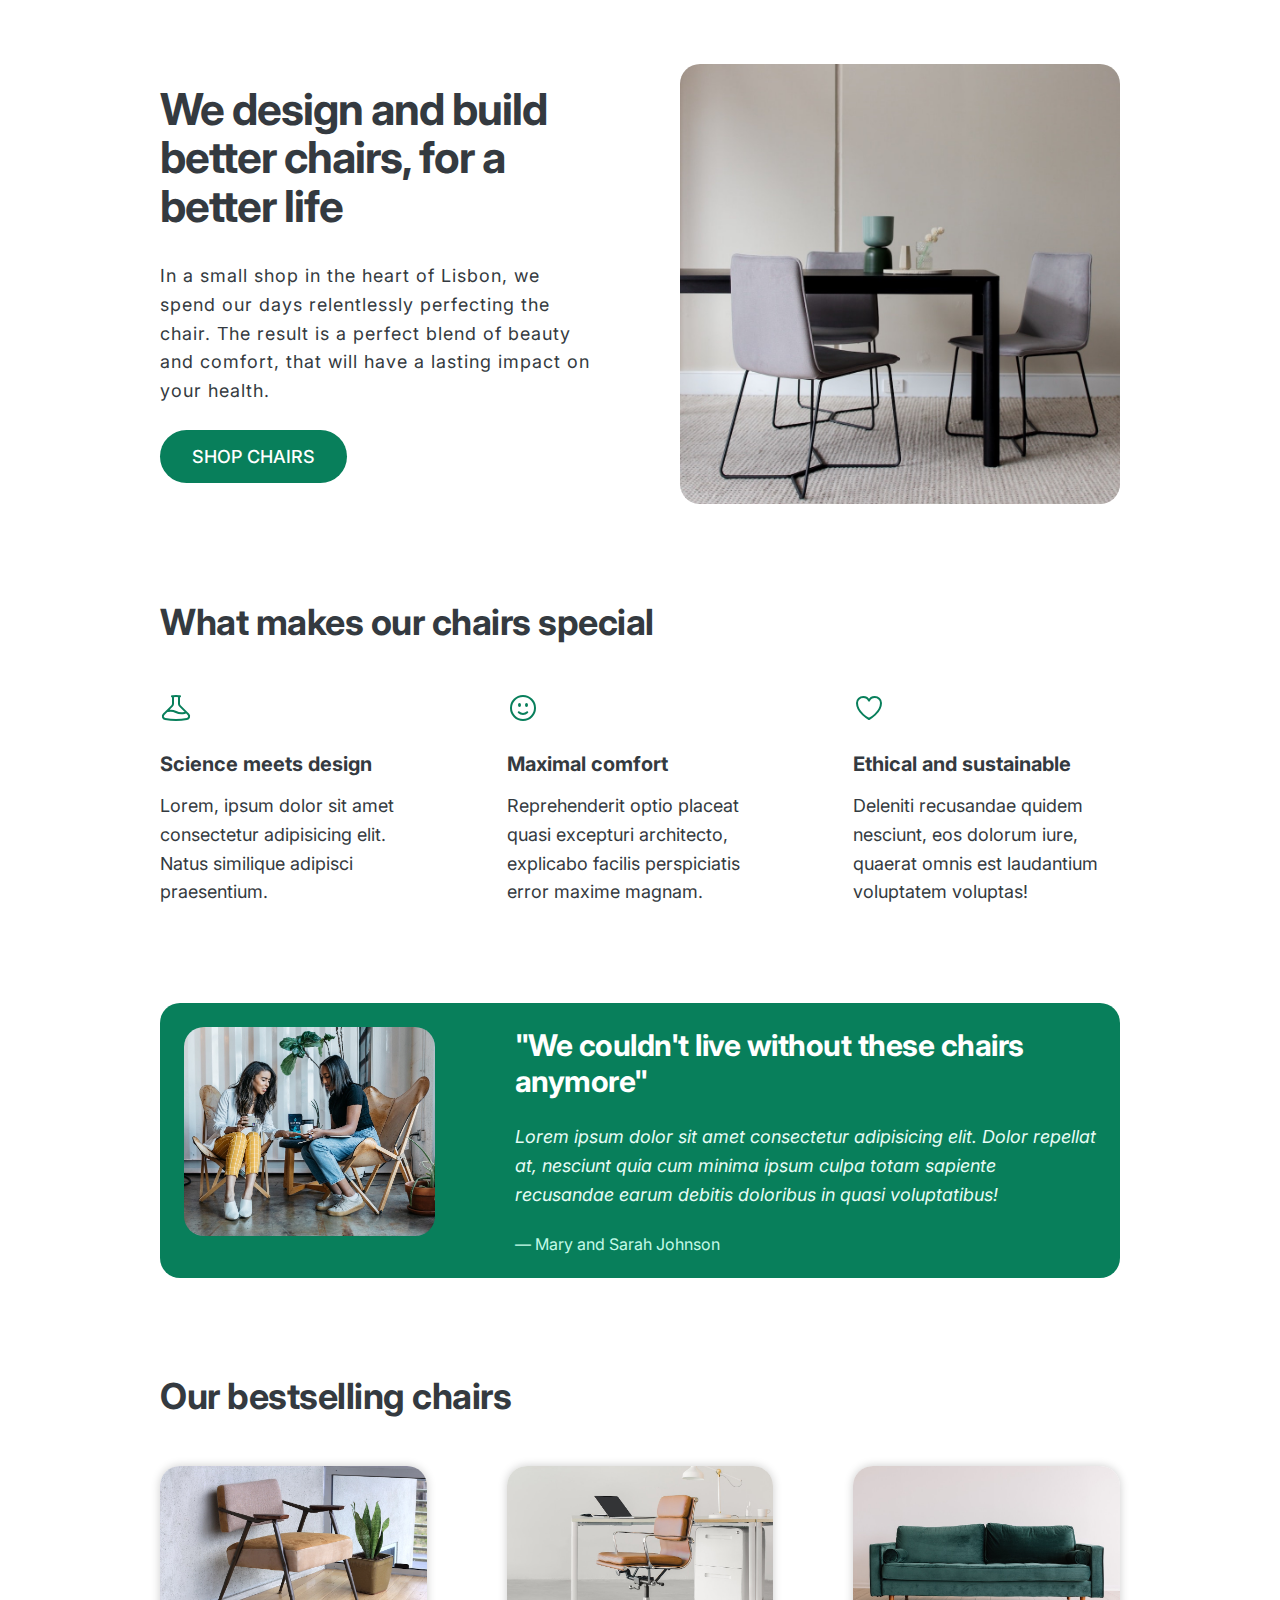
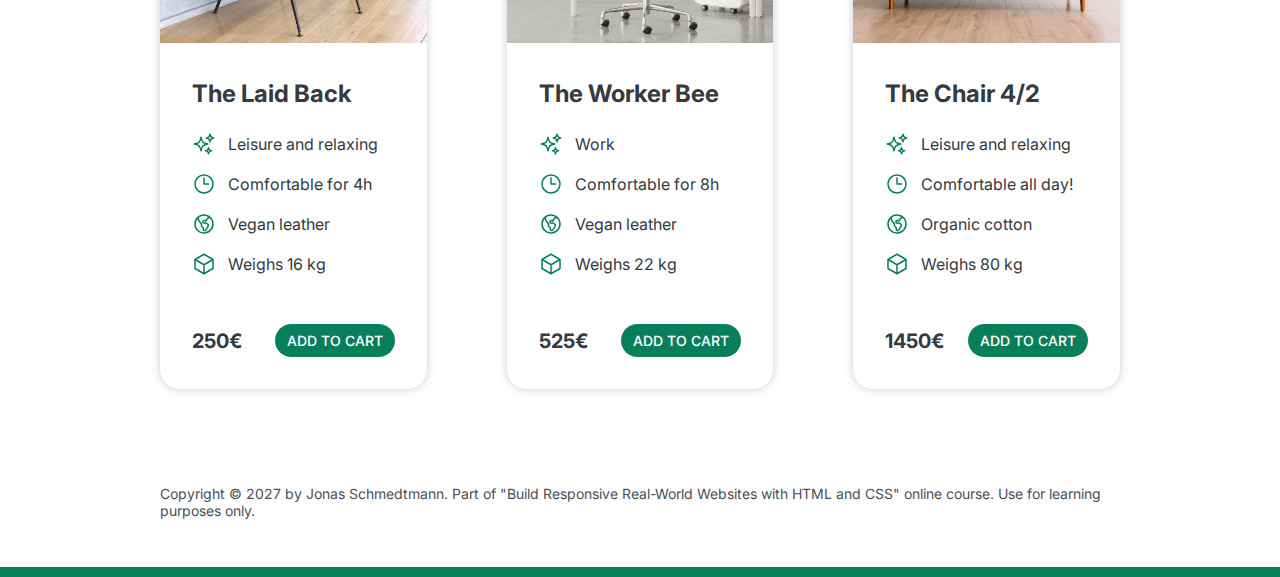
<file: Design/index.html>
<!DOCTYPE html>
<html lang="en">
  <head>
    <meta charset="UTF-8" />
    <meta http-equiv="X-UA-Compatible" content="IE=edge" />
    <meta name="viewport" content="width=device-width, initial-scale=1.0" />

    <link rel="preconnect" href="https://fonts.googleapis.com" />
    <link rel="preconnect" href="https://fonts.gstatic.com" crossorigin />
    <link
      href="https://fonts.googleapis.com/css2?family=Inter:wght@400;500;700&display=swap"
      rel="stylesheet"
    />

    <link rel="stylesheet" href="style.css" />
    <title>Lisbon Chair Shop</title>
  </head>
  <body>
    <div class="container">
      <header>
        <div class="header-text-box">
          <h1>We design and build better chairs, for a better life</h1>
          <p class="header-text">
            In a small shop in the heart of Lisbon, we spend our days
            relentlessly perfecting the chair. The result is a perfect blend of
            beauty and comfort, that will have a lasting impact on your health.
          </p>
          <a class="btn btn--big" href="#">Shop chairs</a>
        </div>
        <img src="hero.jpg" alt="Photo" />
      </header>

      <section>
        <h2>What makes our chairs special</h2>
        <div class="grid-3-cols">
          <div>
            <svg
              xmlns="http://www.w3.org/2000/svg"
              fill="none"
              viewBox="0 0 24 24"
              stroke-width="1.5"
              stroke="currentColor"
              class="features-icon"
            >
              <path
                stroke-linecap="round"
                stroke-linejoin="round"
                d="M9.75 3.104v5.714a2.25 2.25 0 01-.659 1.591L5 14.5M9.75 3.104c-.251.023-.501.05-.75.082m.75-.082a24.301 24.301 0 014.5 0m0 0v5.714c0 .597.237 1.17.659 1.591L19.8 15.3M14.25 3.104c.251.023.501.05.75.082M19.8 15.3l-1.57.393A9.065 9.065 0 0112 15a9.065 9.065 0 00-6.23-.693L5 14.5m14.8.8l1.402 1.402c1.232 1.232.65 3.318-1.067 3.611A48.309 48.309 0 0112 21c-2.773 0-5.491-.235-8.135-.687-1.718-.293-2.3-2.379-1.067-3.61L5 14.5"
              />
            </svg>

            <p class="features-title"><strong>Science meets design</strong></p>
            <p class="features-text">
              Lorem, ipsum dolor sit amet consectetur adipisicing elit. Natus
              similique adipisci praesentium.
            </p>
          </div>

          <div>
            <svg
              xmlns="http://www.w3.org/2000/svg"
              fill="none"
              viewBox="0 0 24 24"
              stroke-width="1.5"
              stroke="currentColor"
              class="features-icon"
            >
              <path
                stroke-linecap="round"
                stroke-linejoin="round"
                d="M15.182 15.182a4.5 4.5 0 01-6.364 0M21 12a9 9 0 11-18 0 9 9 0 0118 0zM9.75 9.75c0 .414-.168.75-.375.75S9 10.164 9 9.75 9.168 9 9.375 9s.375.336.375.75zm-.375 0h.008v.015h-.008V9.75zm5.625 0c0 .414-.168.75-.375.75s-.375-.336-.375-.75.168-.75.375-.75.375.336.375.75zm-.375 0h.008v.015h-.008V9.75z"
              />
            </svg>

            <p class="features-title">
              <strong>Maximal comfort</strong>
            </p>
            <p class="features-text">
              Reprehenderit optio placeat quasi excepturi architecto, explicabo
              facilis perspiciatis error maxime magnam.
            </p>
          </div>

          <div>
            <svg
              xmlns="http://www.w3.org/2000/svg"
              fill="none"
              viewBox="0 0 24 24"
              stroke-width="1.5"
              stroke="currentColor"
              class="features-icon"
            >
              <path
                stroke-linecap="round"
                stroke-linejoin="round"
                d="M21 8.25c0-2.485-2.099-4.5-4.688-4.5-1.935 0-3.597 1.126-4.312 2.733-.715-1.607-2.377-2.733-4.313-2.733C5.1 3.75 3 5.765 3 8.25c0 7.22 9 12 9 12s9-4.78 9-12z"
              />
            </svg>

            <p class="features-title">
              <strong>Ethical and sustainable</strong>
            </p>
            <p class="features-text">
              Deleniti recusandae quidem nesciunt, eos dolorum iure, quaerat
              omnis est laudantium voluptatem voluptas!
            </p>
          </div>
        </div>
      </section>

      <section class="testimonial-section">
        <div class="grid-3-cols">
          <img src="customers.jpg" alt="People sitting on chairs" />
          <div class="testimonial-box">
            <h2>"We couldn't live without these chairs anymore"</h2>
            <blockquote class="testimonial-text">
              Lorem ipsum dolor sit amet consectetur adipisicing elit. Dolor
              repellat at, nesciunt quia cum minima ipsum culpa totam sapiente
              recusandae earum debitis doloribus in quasi voluptatibus!
            </blockquote>
            <p class="testimonial-author">&mdash; Mary and Sarah Johnson</p>
          </div>
        </div>
      </section>

      <section>
        <h2>Our bestselling chairs</h2>
        <div class="grid-3-cols">
          <figure class="chair">
            <img src="chair-1.jpg" alt="Chair" />
            <div class="chair-box">
              <h3>The Laid Back</h3>
              <ul class="chair-details">
                <li>
                  <svg
                    xmlns="http://www.w3.org/2000/svg"
                    fill="none"
                    viewBox="0 0 24 24"
                    stroke-width="1.5"
                    stroke="currentColor"
                    class="chair-icon"
                  >
                    <path
                      stroke-linecap="round"
                      stroke-linejoin="round"
                      d="M9.813 15.904L9 18.75l-.813-2.846a4.5 4.5 0 00-3.09-3.09L2.25 12l2.846-.813a4.5 4.5 0 003.09-3.09L9 5.25l.813 2.846a4.5 4.5 0 003.09 3.09L15.75 12l-2.846.813a4.5 4.5 0 00-3.09 3.09zM18.259 8.715L18 9.75l-.259-1.035a3.375 3.375 0 00-2.455-2.456L14.25 6l1.036-.259a3.375 3.375 0 002.455-2.456L18 2.25l.259 1.035a3.375 3.375 0 002.456 2.456L21.75 6l-1.035.259a3.375 3.375 0 00-2.456 2.456zM16.894 20.567L16.5 21.75l-.394-1.183a2.25 2.25 0 00-1.423-1.423L13.5 18.75l1.183-.394a2.25 2.25 0 001.423-1.423l.394-1.183.394 1.183a2.25 2.25 0 001.423 1.423l1.183.394-1.183.394a2.25 2.25 0 00-1.423 1.423z"
                    />
                  </svg>

                  <!-- Span is a generic INLINE text element, it doesn't have any meaning. It's like a div element, but inline -->
                  <span>Leisure and relaxing</span>
                </li>
                <li>
                  <svg
                    xmlns="http://www.w3.org/2000/svg"
                    fill="none"
                    viewBox="0 0 24 24"
                    stroke-width="1.5"
                    stroke="currentColor"
                    class="chair-icon"
                  >
                    <path
                      stroke-linecap="round"
                      stroke-linejoin="round"
                      d="M12 6v6h4.5m4.5 0a9 9 0 11-18 0 9 9 0 0118 0z"
                    />
                  </svg>

                  <span>Comfortable for 4h</span>
                </li>
                <li>
                  <svg
                    xmlns="http://www.w3.org/2000/svg"
                    fill="none"
                    viewBox="0 0 24 24"
                    stroke-width="1.5"
                    stroke="currentColor"
                    class="chair-icon"
                  >
                    <path
                      stroke-linecap="round"
                      stroke-linejoin="round"
                      d="M6.115 5.19l.319 1.913A6 6 0 008.11 10.36L9.75 12l-.387.775c-.217.433-.132.956.21 1.298l1.348 1.348c.21.21.329.497.329.795v1.089c0 .426.24.815.622 1.006l.153.076c.433.217.956.132 1.298-.21l.723-.723a8.7 8.7 0 002.288-4.042 1.087 1.087 0 00-.358-1.099l-1.33-1.108c-.251-.21-.582-.299-.905-.245l-1.17.195a1.125 1.125 0 01-.98-.314l-.295-.295a1.125 1.125 0 010-1.591l.13-.132a1.125 1.125 0 011.3-.21l.603.302a.809.809 0 001.086-1.086L14.25 7.5l1.256-.837a4.5 4.5 0 001.528-1.732l.146-.292M6.115 5.19A9 9 0 1017.18 4.64M6.115 5.19A8.965 8.965 0 0112 3c1.929 0 3.716.607 5.18 1.64"
                    />
                  </svg>

                  <span>Vegan leather</span>
                </li>
                <li>
                  <svg
                    xmlns="http://www.w3.org/2000/svg"
                    fill="none"
                    viewBox="0 0 24 24"
                    stroke-width="1.5"
                    stroke="currentColor"
                    class="chair-icon"
                  >
                    <path
                      stroke-linecap="round"
                      stroke-linejoin="round"
                      d="M21 7.5l-9-5.25L3 7.5m18 0l-9 5.25m9-5.25v9l-9 5.25M3 7.5l9 5.25M3 7.5v9l9 5.25m0-9v9"
                    />
                  </svg>

                  <span>Weighs 16 kg</span>
                </li>
              </ul>
              <div class="chair-price">
                <strong>250€</strong>
                <a href="#" class="btn btn--small">Add to cart</a>
              </div>
            </div>
          </figure>

          <figure class="chair">
            <img src="chair-2.jpg" alt="Chair" />
            <div class="chair-box">
              <h3>The Worker Bee</h3>
              <ul class="chair-details">
                <li>
                  <svg
                    xmlns="http://www.w3.org/2000/svg"
                    fill="none"
                    viewBox="0 0 24 24"
                    stroke-width="1.5"
                    stroke="currentColor"
                    class="chair-icon"
                  >
                    <path
                      stroke-linecap="round"
                      stroke-linejoin="round"
                      d="M9.813 15.904L9 18.75l-.813-2.846a4.5 4.5 0 00-3.09-3.09L2.25 12l2.846-.813a4.5 4.5 0 003.09-3.09L9 5.25l.813 2.846a4.5 4.5 0 003.09 3.09L15.75 12l-2.846.813a4.5 4.5 0 00-3.09 3.09zM18.259 8.715L18 9.75l-.259-1.035a3.375 3.375 0 00-2.455-2.456L14.25 6l1.036-.259a3.375 3.375 0 002.455-2.456L18 2.25l.259 1.035a3.375 3.375 0 002.456 2.456L21.75 6l-1.035.259a3.375 3.375 0 00-2.456 2.456zM16.894 20.567L16.5 21.75l-.394-1.183a2.25 2.25 0 00-1.423-1.423L13.5 18.75l1.183-.394a2.25 2.25 0 001.423-1.423l.394-1.183.394 1.183a2.25 2.25 0 001.423 1.423l1.183.394-1.183.394a2.25 2.25 0 00-1.423 1.423z"
                    />
                  </svg>
                  <span>Work</span>
                </li>
                <li>
                  <svg
                    xmlns="http://www.w3.org/2000/svg"
                    fill="none"
                    viewBox="0 0 24 24"
                    stroke-width="1.5"
                    stroke="currentColor"
                    class="chair-icon"
                  >
                    <path
                      stroke-linecap="round"
                      stroke-linejoin="round"
                      d="M12 6v6h4.5m4.5 0a9 9 0 11-18 0 9 9 0 0118 0z"
                    />
                  </svg>
                  <span>Comfortable for 8h</span>
                </li>
                <li>
                  <svg
                    xmlns="http://www.w3.org/2000/svg"
                    fill="none"
                    viewBox="0 0 24 24"
                    stroke-width="1.5"
                    stroke="currentColor"
                    class="chair-icon"
                  >
                    <path
                      stroke-linecap="round"
                      stroke-linejoin="round"
                      d="M6.115 5.19l.319 1.913A6 6 0 008.11 10.36L9.75 12l-.387.775c-.217.433-.132.956.21 1.298l1.348 1.348c.21.21.329.497.329.795v1.089c0 .426.24.815.622 1.006l.153.076c.433.217.956.132 1.298-.21l.723-.723a8.7 8.7 0 002.288-4.042 1.087 1.087 0 00-.358-1.099l-1.33-1.108c-.251-.21-.582-.299-.905-.245l-1.17.195a1.125 1.125 0 01-.98-.314l-.295-.295a1.125 1.125 0 010-1.591l.13-.132a1.125 1.125 0 011.3-.21l.603.302a.809.809 0 001.086-1.086L14.25 7.5l1.256-.837a4.5 4.5 0 001.528-1.732l.146-.292M6.115 5.19A9 9 0 1017.18 4.64M6.115 5.19A8.965 8.965 0 0112 3c1.929 0 3.716.607 5.18 1.64"
                    />
                  </svg>
                  <span>Vegan leather</span>
                </li>
                <li>
                  <svg
                    xmlns="http://www.w3.org/2000/svg"
                    fill="none"
                    viewBox="0 0 24 24"
                    stroke-width="1.5"
                    stroke="currentColor"
                    class="chair-icon"
                  >
                    <path
                      stroke-linecap="round"
                      stroke-linejoin="round"
                      d="M21 7.5l-9-5.25L3 7.5m18 0l-9 5.25m9-5.25v9l-9 5.25M3 7.5l9 5.25M3 7.5v9l9 5.25m0-9v9"
                    />
                  </svg>
                  <span>Weighs 22 kg</span>
                </li>
              </ul>
              <div class="chair-price">
                <strong>525€</strong>
                <a href="#" class="btn btn--small">Add to cart</a>
              </div>
            </div>
          </figure>

          <figure class="chair">
            <img src="chair-3.jpg" alt="Chair" />
            <div class="chair-box">
              <h3>The Chair 4/2</h3>
              <ul class="chair-details">
                <li>
                  <svg
                    xmlns="http://www.w3.org/2000/svg"
                    fill="none"
                    viewBox="0 0 24 24"
                    stroke-width="1.5"
                    stroke="currentColor"
                    class="chair-icon"
                  >
                    <path
                      stroke-linecap="round"
                      stroke-linejoin="round"
                      d="M9.813 15.904L9 18.75l-.813-2.846a4.5 4.5 0 00-3.09-3.09L2.25 12l2.846-.813a4.5 4.5 0 003.09-3.09L9 5.25l.813 2.846a4.5 4.5 0 003.09 3.09L15.75 12l-2.846.813a4.5 4.5 0 00-3.09 3.09zM18.259 8.715L18 9.75l-.259-1.035a3.375 3.375 0 00-2.455-2.456L14.25 6l1.036-.259a3.375 3.375 0 002.455-2.456L18 2.25l.259 1.035a3.375 3.375 0 002.456 2.456L21.75 6l-1.035.259a3.375 3.375 0 00-2.456 2.456zM16.894 20.567L16.5 21.75l-.394-1.183a2.25 2.25 0 00-1.423-1.423L13.5 18.75l1.183-.394a2.25 2.25 0 001.423-1.423l.394-1.183.394 1.183a2.25 2.25 0 001.423 1.423l1.183.394-1.183.394a2.25 2.25 0 00-1.423 1.423z"
                    />
                  </svg>
                  <span>Leisure and relaxing</span>
                </li>
                <li>
                  <svg
                    xmlns="http://www.w3.org/2000/svg"
                    fill="none"
                    viewBox="0 0 24 24"
                    stroke-width="1.5"
                    stroke="currentColor"
                    class="chair-icon"
                  >
                    <path
                      stroke-linecap="round"
                      stroke-linejoin="round"
                      d="M12 6v6h4.5m4.5 0a9 9 0 11-18 0 9 9 0 0118 0z"
                    />
                  </svg>
                  <span>Comfortable all day!</span>
                </li>
                <li>
                  <svg
                    xmlns="http://www.w3.org/2000/svg"
                    fill="none"
                    viewBox="0 0 24 24"
                    stroke-width="1.5"
                    stroke="currentColor"
                    class="chair-icon"
                  >
                    <path
                      stroke-linecap="round"
                      stroke-linejoin="round"
                      d="M6.115 5.19l.319 1.913A6 6 0 008.11 10.36L9.75 12l-.387.775c-.217.433-.132.956.21 1.298l1.348 1.348c.21.21.329.497.329.795v1.089c0 .426.24.815.622 1.006l.153.076c.433.217.956.132 1.298-.21l.723-.723a8.7 8.7 0 002.288-4.042 1.087 1.087 0 00-.358-1.099l-1.33-1.108c-.251-.21-.582-.299-.905-.245l-1.17.195a1.125 1.125 0 01-.98-.314l-.295-.295a1.125 1.125 0 010-1.591l.13-.132a1.125 1.125 0 011.3-.21l.603.302a.809.809 0 001.086-1.086L14.25 7.5l1.256-.837a4.5 4.5 0 001.528-1.732l.146-.292M6.115 5.19A9 9 0 1017.18 4.64M6.115 5.19A8.965 8.965 0 0112 3c1.929 0 3.716.607 5.18 1.64"
                    />
                  </svg>
                  <span>Organic cotton</span>
                </li>
                <li>
                  <svg
                    xmlns="http://www.w3.org/2000/svg"
                    fill="none"
                    viewBox="0 0 24 24"
                    stroke-width="1.5"
                    stroke="currentColor"
                    class="chair-icon"
                  >
                    <path
                      stroke-linecap="round"
                      stroke-linejoin="round"
                      d="M21 7.5l-9-5.25L3 7.5m18 0l-9 5.25m9-5.25v9l-9 5.25M3 7.5l9 5.25M3 7.5v9l9 5.25m0-9v9"
                    />
                  </svg>
                  <span>Weighs 80 kg</span>
                </li>
              </ul>
              <div class="chair-price">
                <strong>1450€</strong>
                <a href="#" class="btn btn--small">Add to cart</a>
              </div>
            </div>
          </figure>
        </div>
      </section>

      <footer>
        Copyright &copy; 2027 by Jonas Schmedtmann. Part of "Build Responsive
        Real-World Websites with HTML and CSS" online course. Use for learning
        purposes only.
      </footer>
    </div>
  </body>
</html>
</file>
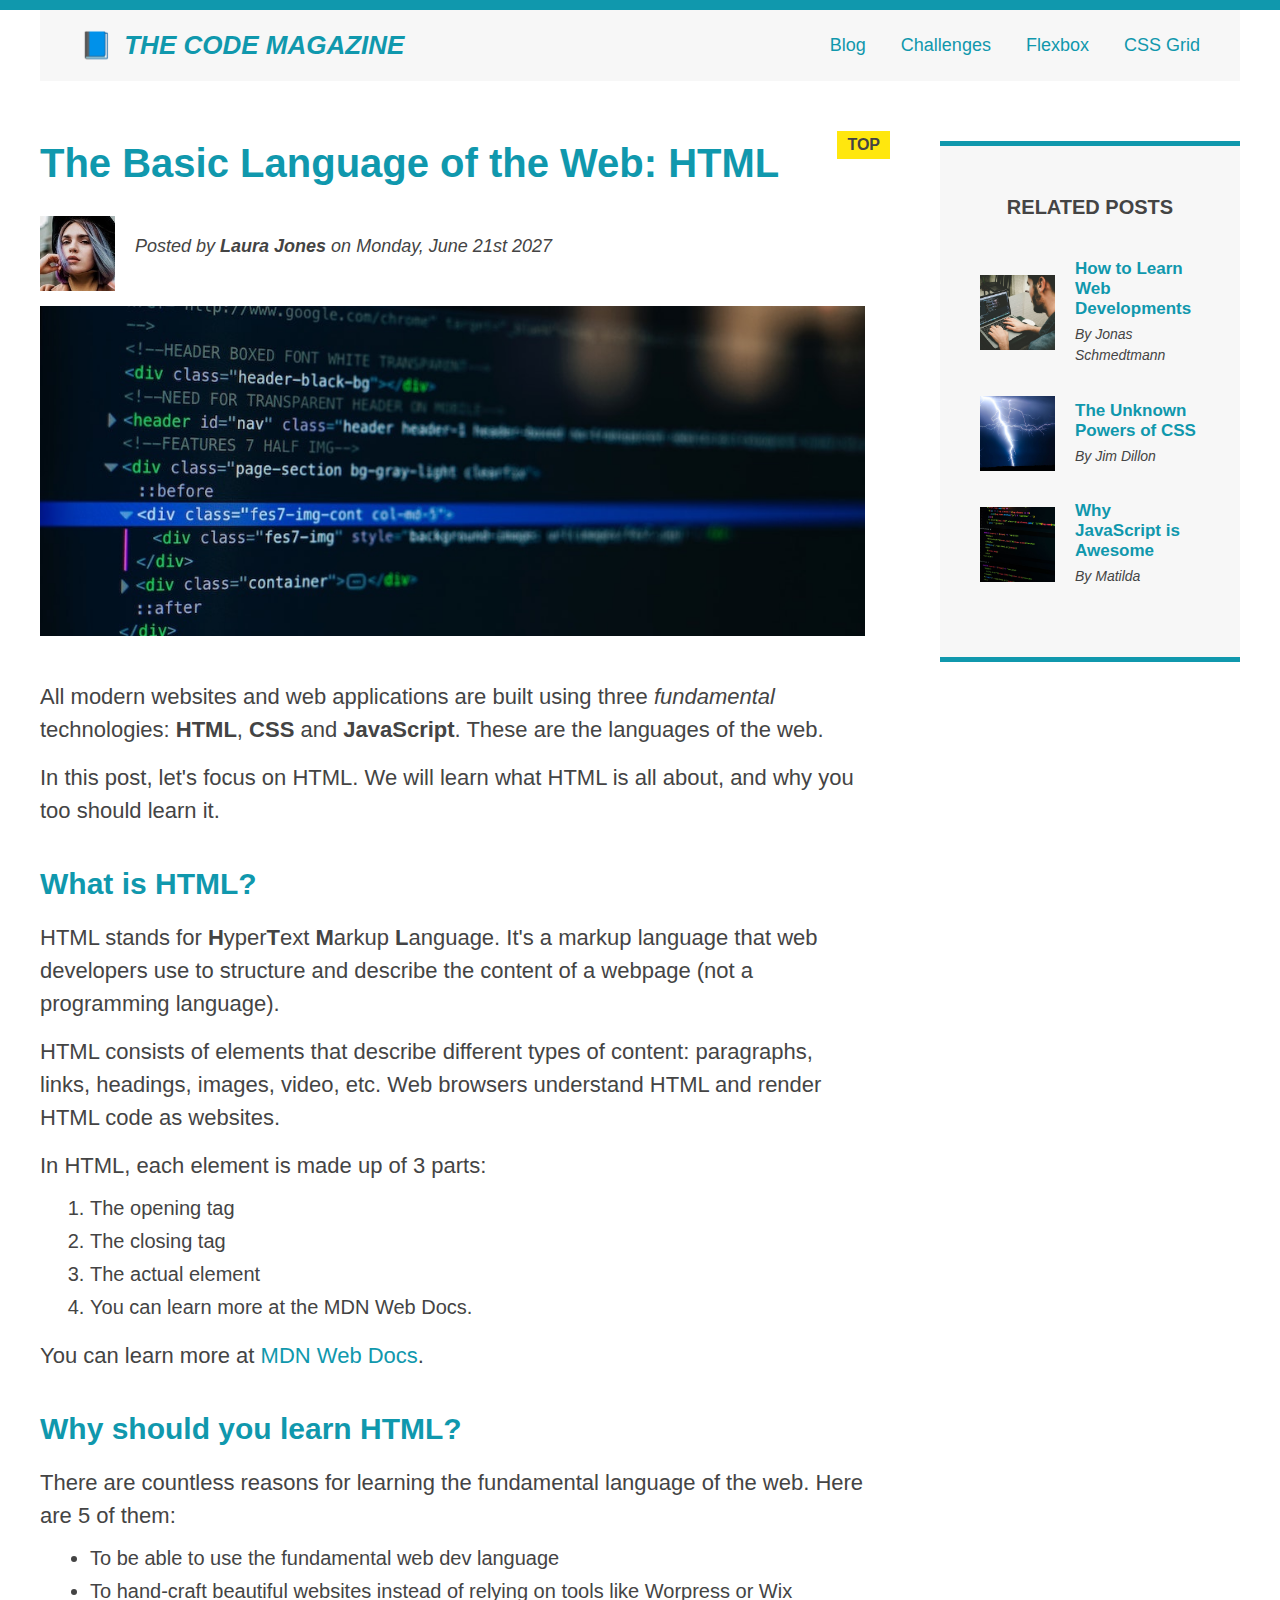
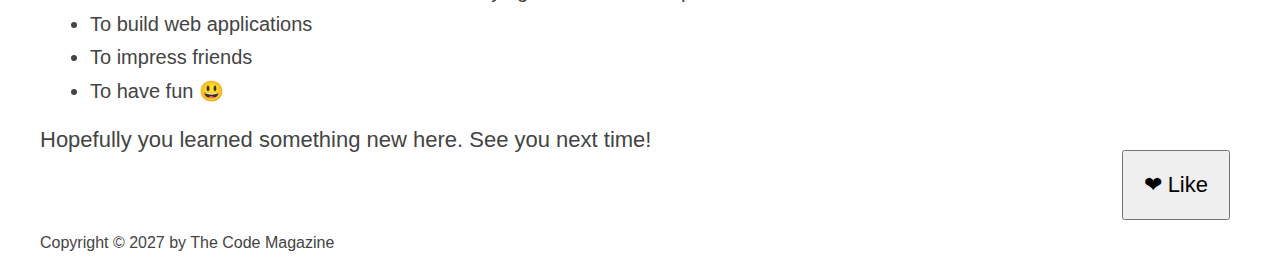
<file: HTML-CSS/index.html>
<!DOCTYPE html>
<html lang="en">
  <head>
    <meta charset="UTF-8" />
    <meta name="viewport" content="width=device-width, initial-scale=1.0" />
    <title>Learning HTML again</title>
    <link rel="stylesheet" href="style.css">
    
    <!--
      Can find at emojipedia.org
      &#x1F4D8 = 📘
    -->
  </head>
  <body>
    <div class="container">
      <header class="main-header clearfix">
        <h1>&#x1F4D8 The Code Magazine</h1>
        
        <nav>
          <a href="blog.html">Blog</a>
          <a href="#">Challenges</a>
          <a href="flexbox.html">Flexbox</a>
          <a href="css-grid.html">CSS Grid</a>
        </nav>
      </header>
      
      <!-- <div class="body-aside"> -->
        <article>
          <header class="post-header">
            <h2>The Basic Language of the Web: HTML</h2>
            <div class="author-block">
              <img
              src="images/laura-jones.jpg"
              alt="Profile Picture of Laura Jones"
              id="author-pic"
              class="author-pic"
              />
              <p id="author-post" class="author-post">Posted by <strong>Laura Jones</strong> on Monday, June 21st 2027</p>
            </div>
            <img src="images/post-img.jpg" alt="HTML Code on a Screen" class="post-img"/>
            
            <button class="like-btn">&#x02764 Like</button>
          </header>
          
          <p>
            All modern websites and web applications are built using three
            <em>fundamental</em> technologies: <strong>HTML</strong>, <strong>CSS</strong> and <strong>JavaScript</strong>. These are the
            languages of the web.
          </p>
          
          <p>
            In this post, let's focus on HTML. We will learn what HTML is all about,
            and why you too should learn it.
          </p>
          
          <h3>What is HTML?</h3>
          
          <p>
            HTML stands for <strong>H</strong>yper<strong>T</strong>ext <strong>M</strong>arkup <strong>L</strong>anguage. It's a markup language that
            web developers use to structure and describe the content of a webpage
            (not a programming language).
          </p>

          <p>
            HTML consists of elements that describe different types of content:
            paragraphs, links, headings, images, video, etc. Web browsers understand
            HTML and render HTML code as websites.
          </p>
          
          <p>In HTML, each element is made up of 3 parts:</p>
          
          <ol>
            <li>The opening tag</li>
            <li>The closing tag</li>
            <li>The actual element</li>
            <li>You can learn more at the MDN Web Docs.</li>
          </ol>

          <p>
            You can learn more at
            <a href="https://developer.mozilla.org/en-US/docs/Web/HTML"
            >MDN Web Docs</a
            >.
          </p>
          
          <h3>Why should you learn HTML?</h3>
          
          <p>
            There are countless reasons for learning the fundamental language of the
            web. Here are 5 of them:
          </p>
          
          <ul>
            <li>To be able to use the fundamental web dev language</li>
            <li>
              To hand-craft beautiful websites instead of relying on tools like
              Worpress or Wix
            </li>
            <li>To build web applications</li>
            <li>To impress friends</li>
            <li>To have fun 😃</li>
          </ul>
          
          <p>Hopefully you learned something new here. See you next time!</p>
        </article>
        
        <aside>
          <h4>Related Posts</h4>
          
          <ul class="related-section">
            <li class="related-post">
              <img
              src="images/related-1.jpg"
              alt="Man Coding on a Laptop"
              class="related-posts"
              />
              <div>
                <a href="#" class="related-link">How to Learn Web Developments</a>
                <p class="related-author">By Jonas Schmedtmann</p>
              </div>
            </li>
            <li class="related-post">
              <img
              src="images/related-2.jpg"
              alt="Lightning Strike"
              class="related-posts"
              />
              <div>
                <a href="#" class="related-link">The Unknown Powers of CSS</a>
                <p class="related-author">By Jim Dillon</p>
              </div>
            </li>
            <li class="related-post">
              <img
              src="images/related-3.jpg"
              alt="JavaScript Code on a Screen"
              class="related-posts"
              />
              <div>
                <a href="#" class="related-link">Why JavaScript is Awesome</a>
                <p class="related-author">By Matilda</p>
              </div>
            </li>
          </ul>
        </aside>
      <!-- </div> -->
      
      <footer>
        <p id="copyright">Copyright &copy; 2027 by The Code Magazine</p>
      </footer>
    </div>
  </body>
  </html>
</file>
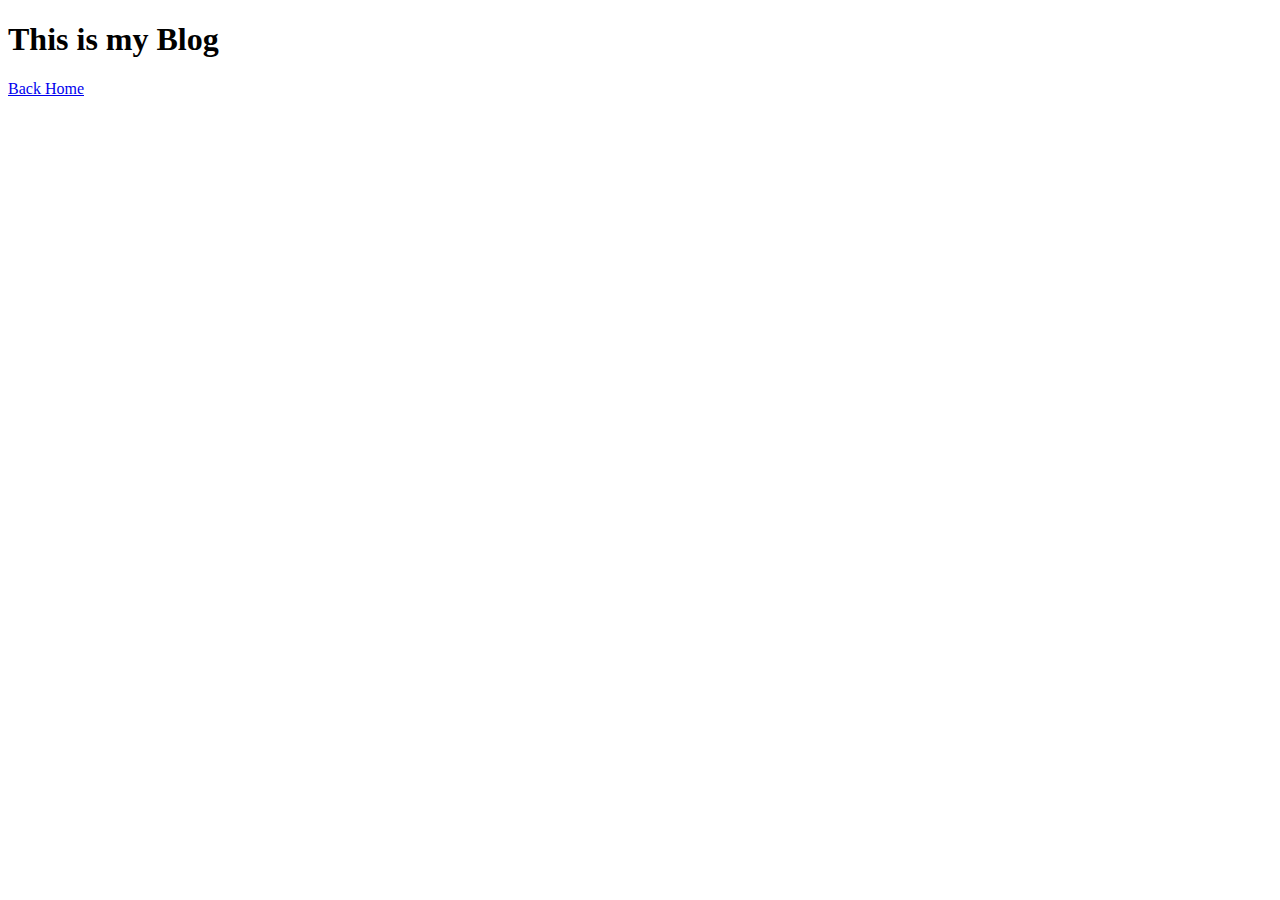
<file: HTML-CSS/blog.html>
<!DOCTYPE html>
<html lang="en">
  <head>
    <meta charset="UTF-8" />
    <meta name="viewport" content="width=device-width, initial-scale=1.0" />
    <title>Blog</title>
  </head>

  <body>
    <h1>This is my Blog</h1>
    <a href="index.html">Back Home</a>
  </body>
</html>
</file>
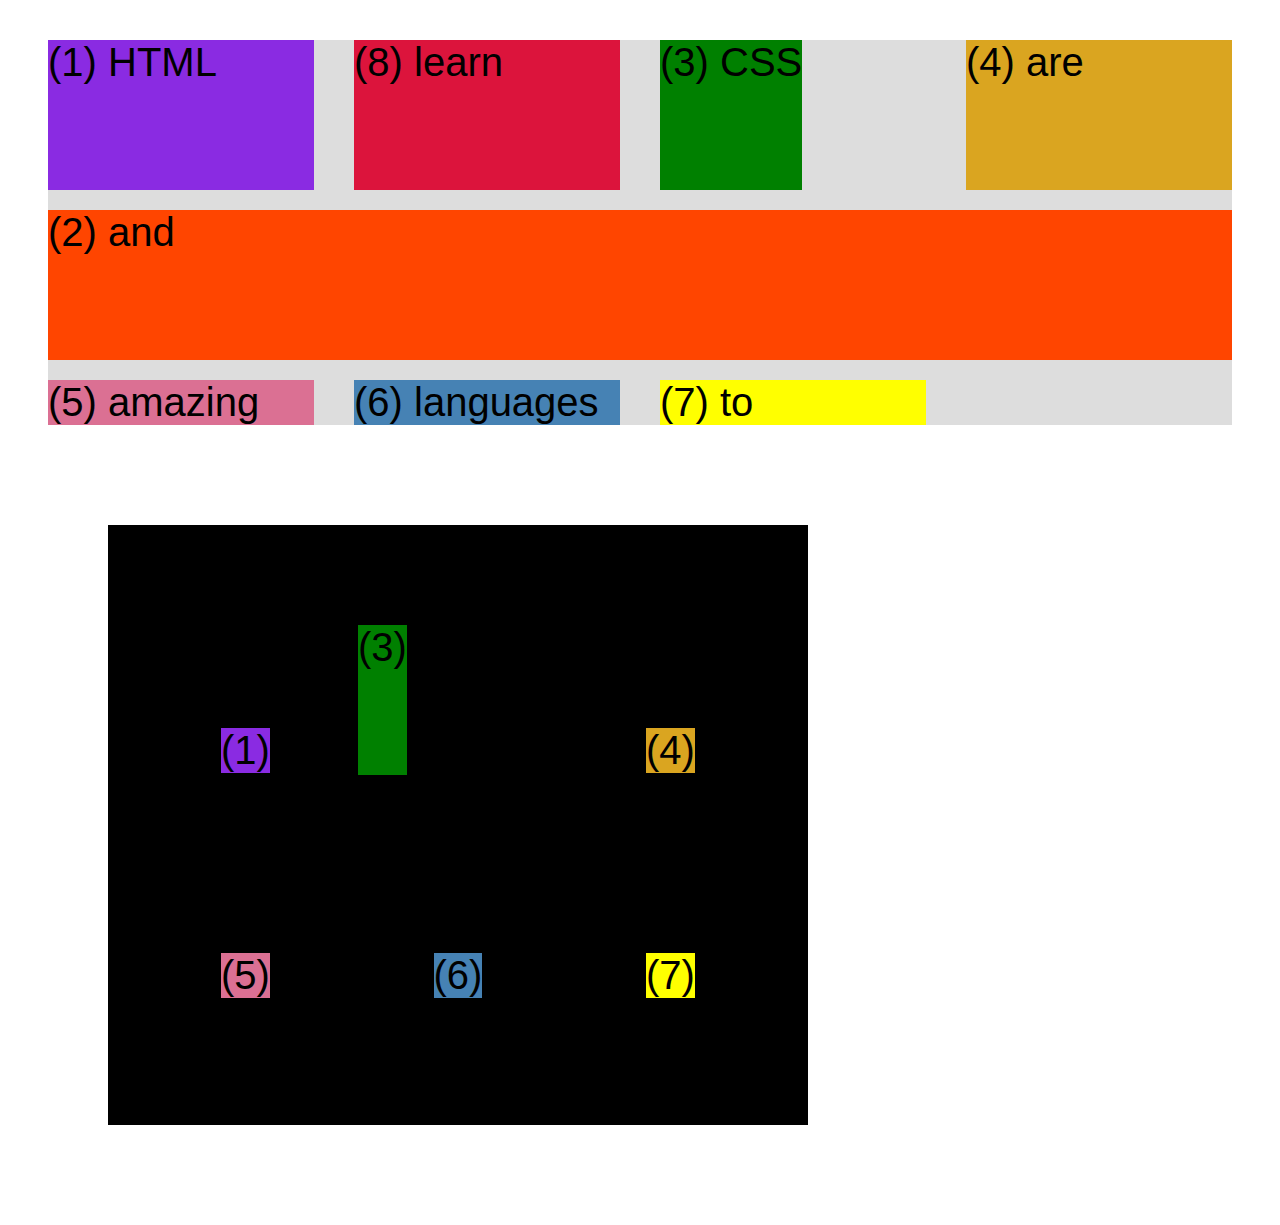
<file: HTML-CSS/css-grid.html>
<!DOCTYPE html>
<html lang="en">
  <head>
    <meta charset="UTF-8" />
    <meta http-equiv="X-UA-Compatible" content="IE=edge" />
    <meta name="viewport" content="width=device-width, initial-scale=1.0" />
    <title>CSS Grid</title>
    <style>
      .el--1 {
        background-color: blueviolet;
      }
      .el--2 {
        background-color: orangered;
      }
      .el--3 {
        background-color: green;
        height: 150px;
      }
      .el--4 {
        background-color: goldenrod;
      }
      .el--5 {
        background-color: palevioletred;
      }
      .el--6 {
        background-color: steelblue;
      }
      .el--7 {
        background-color: yellow;
      }
      .el--8 {
        background-color: crimson;
      }

      .container--1 {
        /* STARTER */
        font-family: sans-serif;
        background-color: #ddd;
        font-size: 40px;
        margin: 40px;

        /* CSS GRID */
        display: grid;
        /* grid-template-columns: 200px 200px 100px 100px; */
        /* grid-template-columns: 1fr 1fr 1fr 1fr; */
        /* 2fr = 2 fractions | auto = just the necessary */
        /* grid-template-columns: 2fr 1fr 1fr auto; */
        grid-template-columns: repeat(4, 1fr);
        /* grid-template-rows: 200px 200px; */
        grid-template-rows: 1fr 1fr;

        /* gap: 10px; */
        column-gap: 40px;
        row-gap: 20px;
      }

      .el--8 {
        grid-column: 2 / 3;
        grid-row: 1 / 2;
      }

      .el--2 {
        grid-column: 1 / 2;
        /* grid-column: 1 / span 3; */

        /* -1 will make span tp the end of the container */
        grid-column: 1 / -1;
        grid-row: 2;
      }

      .container--2 {
        /* STARTER */
        font-family: sans-serif;
        background-color: black;
        font-size: 40px;
        margin: 100px;

        width: 700px;
        height: 600px;

        /* CSS GRID */
        display: grid;

        grid-template-columns: 125px 200px 125px;
        grid-template-rows: 250px 100px;
        gap: 50px;

        /* Aligning tracks inside container: distribute empty spacew */
        justify-content: center;
        /* align-content: end; */
        align-content: center;

        /* Aligning the items INSIDE cells: moving items around inside cells */
        align-items: center;
        justify-items: center;
      }

      .el--3 {
        align-self: start;
        justify-self: start;
      }
    </style>
  </head>
  <body>
    <div class="container--1">
      <div class="el el--1">(1) HTML</div>
      <div class="el el--2">(2) and</div>
      <div class="el el--3">(3) CSS</div>
      <div class="el el--4">(4) are</div>
      <div class="el el--5">(5) amazing</div>
      <div class="el el--6">(6) languages</div>
      <div class="el el--7">(7) to</div>
      <div class="el el--8">(8) learn</div>
    </div>

    <div class="container--2">
      <div class="el el--1">(1)</div>
      <div class="el el--3">(3)</div>
      <div class="el el--4">(4)</div>
      <div class="el el--5">(5)</div>
      <div class="el el--6">(6)</div>
      <div class="el el--7">(7)</div>
    </div>
  </body>
</html>
</file>
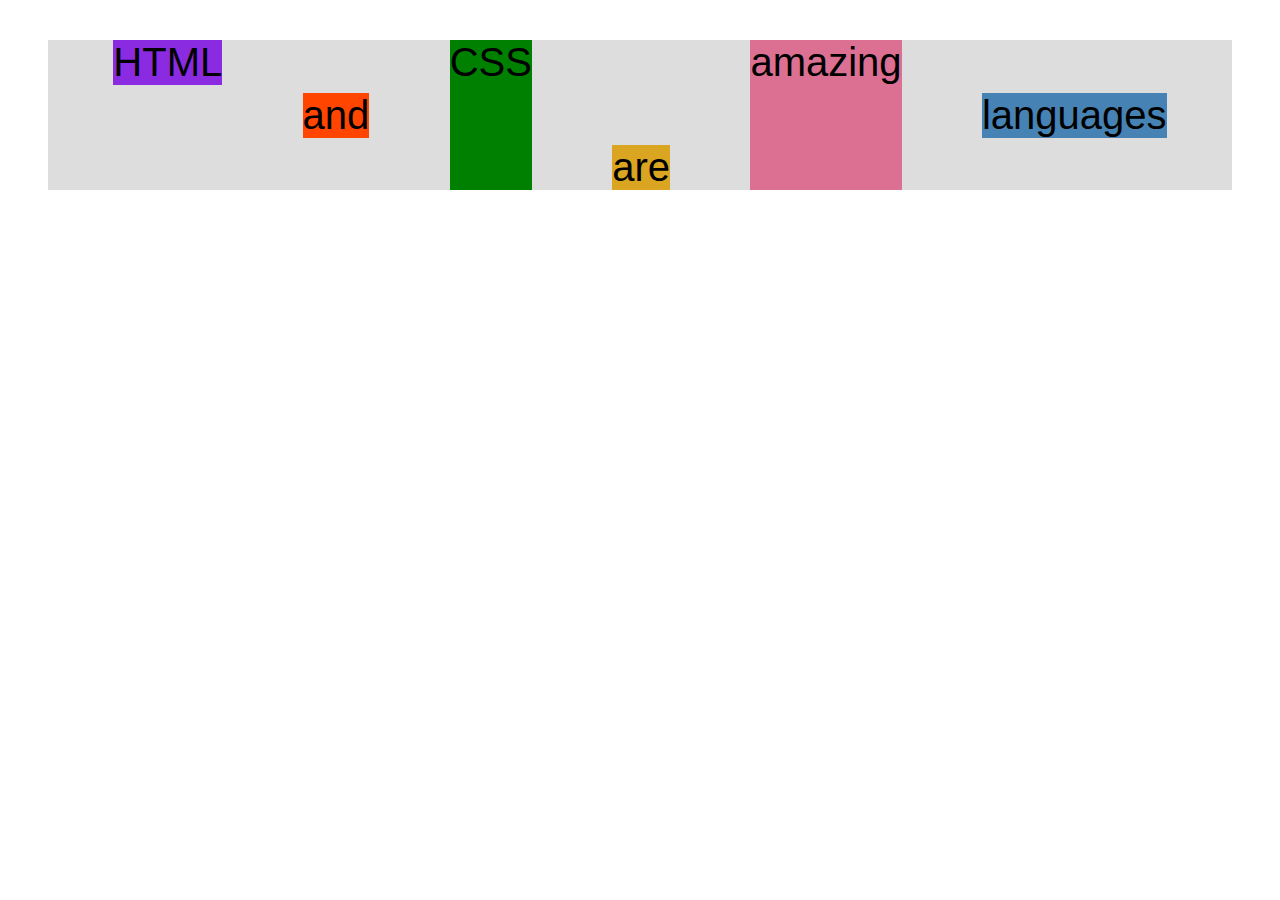
<file: HTML-CSS/flexbox.html>
<!DOCTYPE html>
<html lang="en">
  <head>
    <meta charset="UTF-8" />
    <meta http-equiv="X-UA-Compatible" content="IE=edge" />
    <meta name="viewport" content="width=device-width, initial-scale=1.0" />
    <title>Flexbox</title>
    <style>
      .el--1 {
        background-color: blueviolet;
      }
      .el--2 {
        background-color: orangered;
      }
      .el--3 {
        background-color: green;
        height: 150px;
      }
      .el--4 {
        background-color: goldenrod;
      }
      .el--5 {
        background-color: palevioletred;
      }
      .el--6 {
        background-color: steelblue;
      }
      .el--7 {
        background-color: yellow;
      }
      .el--8 {
        background-color: crimson;
      }

      .container {
        /* STARTER */
        font-family: sans-serif;
        background-color: #ddd;
        font-size: 40px;
        margin: 40px;

        /* FLEXBOX */
        display: flex;
        align-items: center;
        justify-content: space-evenly;
        /* GAP is used to substitute the margin */
        gap: 15px;
      }

      .el {
        /* 
        DEFAULTS:
        flex-grow: 0;
        flex-shrink: 1;
        flex-basis: auto; 
        */

        /* to resize flex items (se o conteúdo for maior que o tamanho especificado, o tamanho definido será estendido, para poder comportar todo o conteúdo. Funciona quase como um min-width)*/
        /* flex-basis: 200px; */
        /* flex-shrink: 0;
        flex-grow: 1; */

        /* grow shrink basis */
        /* flex: 0 0 200px; */
      }

      .el--1 {
        align-self: flex-start;
        /* order: 1;
        flex-grow: 1; */
      }

      .el--4 {
        align-self: flex-end;
        /* flex-grow: 1; */
      }

      .el--5 {
        align-self: stretch;
        /* flex-grow: 2; */
        /* flex-basis: 290px;
        flex-shrink: 0; */
      }

      .el--6 {
        /* order: -1; */
      }
    </style>
  </head>
  <body>
    <div class="container">
      <div class="el el--1">HTML</div>
      <div class="el el--2">and</div>
      <div class="el el--3">CSS</div>
      <div class="el el--4">are</div>
      <div class="el el--5">amazing</div>
      <div class="el el--6">languages</div>
      <!-- <div class="el el--7">to</div>
      <div class="el el--8">learn</div> -->
    </div>
  </body>
</html>
</file>
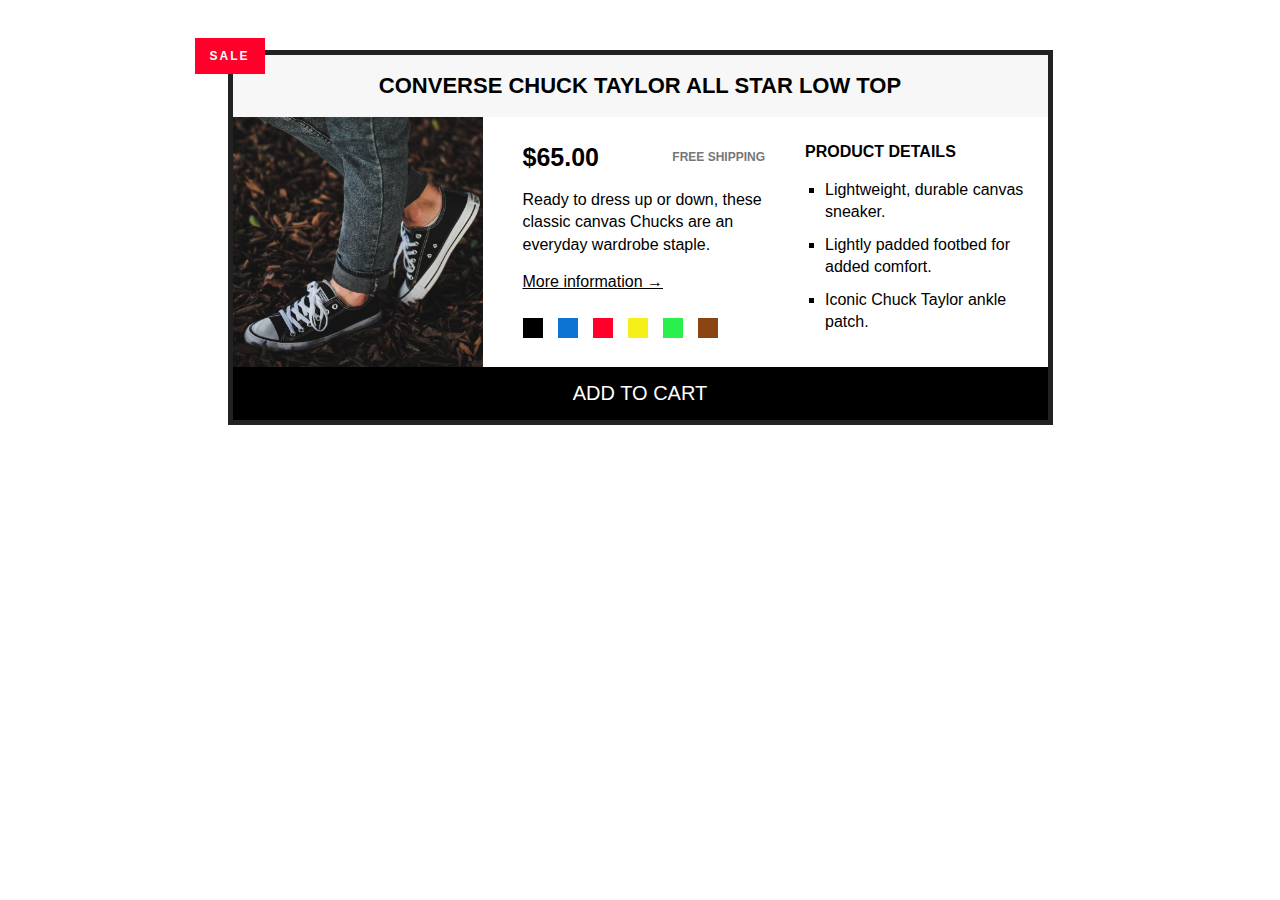
<file: HTML-CSS/store.html>
<!DOCTYPE html>
<html lang="en">
  <head>
    <meta charset="UTF-8" />
    <meta name="viewport" content="width=device-width, initial-scale=1.0" />
    <link rel="stylesheet" href="style_store.css" />
    <title>Shoe Store</title>
  </head>

  <body>
    <div class="container">
      <article class="product-page">
        <h2 class="product-name">Converse Chuck Taylor All Star Low Top</h2>
        <!-- <div class="row"> -->
        <img
          src="images/challenges.jpg"
          alt="Converse Shoes"
          class="product-image"
        />

        <div class="description column">
          <div class="price-shipping">
            <p class="product-price"><strong>$65.00</strong></p>
            <p class="product-shipping">Free Shipping</p>
          </div>

          <p class="product-text">
            Ready to dress up or down, these classic canvas Chucks are an
            everyday wardrobe staple.
          </p>
          <p class="info-section">
            <a href="#" class="product-info">More information &rightarrow;</a>
          </p>

          <div class="shoe-colors">
            <div class="color color-red"></div>
            <div class="color color-brown"></div>
            <div class="color color-blue"></div>
            <div class="color color-yellow"></div>
            <div class="color color-green"></div>
            <div class="color color-black"></div>
          </div>
        </div>

        <div class="details column">
          <h3 class="product-detail">Product details</h3>
          <ul class="detail-list">
            <li>Lightweight, durable canvas sneaker.</li>
            <li>Lightly padded footbed for added comfort.</li>
            <li>Iconic Chuck Taylor ankle patch.</li>
          </ul>
        </div>
        <!-- </div> -->

        <button class="cart-button">Add to cart</button>
      </article>
    </div>
  </body>
</html>
</file>
<file: Design/style.css>
/*
SPACING SYSTEM (px)
2 / 4 / 8 / 12 / 16 / 24 / 32 / 48 / 64 / 80 / 96 / 128

FONT SIZE SYSTEM (px)
10 / 12 / 14 / 16 / 18 / 20 / 24 / 30 / 36 / 44 / 52 / 62 / 74 / 86 / 98
*/

/* 
MAIN COLOR: #087f5b
GRAY COLOR: #343a40
 */

:root {
  --main-color: #087f5b;
}

* {
  margin: 0;
  padding: 0;
  box-sizing: border-box;
}

/* ------------------------ */
/* GENERAL STYLES */
/* ------------------------ */
body {
  font-family: "Inter", sans-serif;

  color: #343a40;

  border-bottom: 10px solid var(--main-color);
}

.container {
  width: 960px;
  margin: 0 auto;
}

header,
section {
  margin-bottom: 96px;
}

h2 {
  font-size: 36px;
  letter-spacing: -0.5px;

  margin-bottom: 48px;
}

.grid-3-cols {
  display: grid;
  grid-template-columns: repeat(3, 1fr);
  column-gap: 80px;
}

.btn:link,
.btn:visited {
  display: inline-block;

  background-color: #087f5b;

  border-radius: 100px;

  color: #fff;
  text-transform: uppercase;
  text-decoration: none;
  font-weight: 500;
}

.btn:hover,
.btn:active {
  background-color: #099268;
}

.btn--big {
  font-size: 18px;
  padding: 16px 32px;
}

.btn--small {
  font-size: 14px;
  padding: 8px 12px;
}
/* ------------------------ */
/* COMPONENT STYLES */
/* ------------------------ */

/* HEADER */
header {
  display: grid;
  grid-template-columns: repeat(2, 1fr);
  column-gap: 80px;
  margin-top: 64px;
}

.header-text-box {
  align-self: center;
}

h1 {
  font-size: 44px;
  line-height: 1.1;
  letter-spacing: -1px;

  margin-bottom: 32px;

  /* text-shadow: 0 10px 2px rgba(0, 0, 0, 0.2); */
}

.header-text {
  font-size: 18px;
  line-height: 1.6;
  letter-spacing: 1px;

  margin-bottom: 24px;
}

img {
  width: 100%;
  border-radius: 20px;
}

/* FEATURES */
.features-icon {
  stroke: #087f5b;
  width: 32px;
  height: 32px;

  margin-bottom: 24px;
}

.features-title {
  font-size: 20px;

  margin-bottom: 16px;
}

.features-text {
  font-size: 18px;
  line-height: 1.6;
}

/* TESTIMONIAL */
.testimonial-section {
  color: #fff;
  background-color: var(--main-color);

  padding: 24px;
  border-radius: 20px;
}

.testimonial-box {
  grid-column: 2 / -1;
  align-self: center;
}

.testimonial-box h2 {
  font-size: 30px;

  margin-bottom: 24px;
}

.testimonial-text {
  font-size: 18px;
  line-height: 1.6;
  font-style: italic;

  margin-bottom: 24px;
  color: #e6fcf5;
}

.testimonial-author {
  color: #c3fae8;
}

/* CHAIRS */
.chair {
  box-shadow: 0 0 10px rgba(0, 0, 0, 0.2);
  border-radius: 20px;
}

.chair img {
  border-bottom-left-radius: 0;
  border-bottom-right-radius: 0px;
}

.chair-box {
  padding: 32px;
}

h3 {
  font-size: 24px;
  margin-bottom: 24px;
}

.chair-details {
  list-style: none;
  margin-bottom: 48px;
}

.chair-details li {
  display: flex;
  align-items: center;
  gap: 12px;
  margin-bottom: 16px;
}

.chair-details li:last-child {
  margin-bottom: 0;
}

.chair-icon {
  stroke: #087f5b;
  width: 24px;
  height: 24px;
}

.chair-price {
  display: flex;
  justify-content: space-between;
  align-items: center;
  font-size: 20px;
}

footer {
  color: #495057;
  font-size: 14px;

  margin-bottom: 48px;
}
</file>
<file: HTML-CSS/style_store.css>
* {
  margin: 0;
  padding: 0;

  box-sizing: border-box;
}

body {
  font-family: sans-serif;
  line-height: 1.4em;
}

.container {
  width: 825px;
  margin: 50px auto 0;
}

.product-image {
  width: 250px;
  height: 250px;
}

.product-page {
  border: 5px solid #222;
}

/* SALE TAG */
.product-name::before {
  content: "SALE";

  color: #fff;
  background-color: #ff002b;

  letter-spacing: 2px;
  font-size: 12px;
  font-weight: bold;

  padding: 7px 15px;

  position: absolute;
  top: -17px;
  left: -38px;
}

.product-name {
  background-color: #f7f7f7;
  font-size: 22px;

  text-transform: uppercase;
  text-align: center;

  padding: 20px 0;

  position: relative;
}

.product-price {
  font-size: 25px;
}

.product-shipping {
  text-transform: uppercase;
  color: #777;

  font-size: 12px;
  font-weight: bold;
}

.product-text {
  margin-bottom: 15px;
}

.product-info:link,
.product-info:visited {
  color: #000;

  display: inline-block;
  margin-bottom: 25px;
}

.product-info:hover,
.product-info:active {
  text-decoration: none;
}

.product-detail {
  text-transform: uppercase;
  font-size: 16px;

  /* margin-top: 30px; */
  margin-bottom: 15px;
}

.detail-list {
  list-style: square;
  margin-left: 20px;

  margin-bottom: 10px;
}

.detail-list li {
  margin-bottom: 10px;
}

.cart-button {
  background-color: #000;

  color: #fff;
  text-transform: uppercase;
  font-size: 20px;

  border: none;

  padding: 15px;

  width: 100%;
}

.cart-button:hover {
  color: #000;
  background-color: #fff;

  cursor: pointer;
  border-top: 4px solid #000;
}

/* Product colors */
.color {
  padding: 10px;
  margin-right: 15px;

  border: none;
  cursor: pointer;
}

.color-black {
  background-color: #000;
}
.color-blue {
  background-color: #0d74d4;
}
.color-red {
  background-color: #ff002b;
}
.color-green {
  background-color: #2af04b;
}
.color-yellow {
  background-color: #f5f118;
}
.color-brown {
  background-color: #8b4513;
}

/* FLOATS */
/* .product-image {
  float: left;
}

.description {
  width: 240px;
  float: left;

  margin-left: 40px;
  margin-top: 20px;
}

.details {
  width: 240px;
  float: right;

  margin-left: 40px;
  margin-top: 20px;
}

.product-price {
  float: left;
}

.product-shipping {
  float: right;
}

.product-text {
  clear: both;
}

.product-detail {
  margin-top: 0;
} */

/* FLEX */

/* FLEX LAYOUT */
/* .row {
  display: flex;

  gap: 40px;
  align-items: center;
  justify-content: space-between;
} */

.column {
  /* flex: 1; */
}

.price-shipping {
  display: flex;

  align-items: flex-start;
  justify-content: space-between;

  margin-bottom: 20px;
}

.shoe-colors {
  display: flex;
}

.color-black {
  order: 0;
}

.color-blue {
  order: 1;
}

.color-red {
  order: 2;
}

.color-yellow {
  order: 3;
}

.color-green {
  order: 4;
}

.color-brown {
  order: 5;
}

/* CSS GRID LAYOUT */
.product-page {
  display: grid;

  grid-template-columns: 1fr 1fr 1fr;

  column-gap: 40px;
  align-items: center;
}

.product-name {
  grid-column: 1 / -1;
}

.description {
  grid-column: 2 / 3;
}

.details {
  grid-column: 3 / 4;
}

.cart-button {
  grid-column: 1 / -1;
}
</file>
<file: HTML-CSS/style.css>
/* The universal selector will aplay a style to every element, even those properties that aren't auto inherited */
* {
  /* border-top: 10px solid deeppink; */

  /* Resetting global padding and margin */
  margin: 0;
  padding: 0;
  box-sizing: border-box;
}

body {
  font-family: sans-serif;
  color: #444;
  border-top: 10px solid #1098ad;

  position: relative;
}

.container {
  width: 1200px;

  /* margin-left: auto;
  margin-right: auto; */
  margin: 0 auto;
  /* position: relative; */
}

.related-posts {
  width: 75px;
  height: 75px;
}

.related-author {
  font-size: 18px;
  font-weight: bold;
}

.related-section {
  list-style: none;
  margin-left: 0;
}

.main-header {
  background-color: #f7f7f7;

  /* border-top: 10px solid #1098ad; */
  padding: 20px 40px;
  /* margin-bottom: 60px; */

  /* height: 80px; */
}

.post-header {
  margin-bottom: 40px;

  /* position: relative; */
}

#author-pic {
  width: 75px;
  height: 75px;
}

.post-img {
  width: 100%;
  height: auto;
}

#author-post {
  font-style: italic;
  font-size: 18px;
}

#copyright {
  font-size: 16px;
}

h1,
h2,
h3 {
  color: #1098ad;
}

h1 {
  font-size: 26px;
  font-style: italic;
  text-transform: uppercase;
}

h2 {
  font-size: 40px;
  margin-bottom: 30px;
}

h3 {
  font-size: 30px;

  margin-bottom: 20px;
  margin-top: 40px;
}

h4 {
  font-size: 20px;
  text-transform: uppercase;
  text-align: center;
  margin-bottom: 40px;
}

p {
  font-size: 22px;
  line-height: 1.5;

  margin-bottom: 15px;
}

nav {
  font-size: 18px;
  text-align: center;
}

article {
  /* margin-bottom: 60px; */
}

nav a:link {
  display: inline-block;

  margin-right: 30px;
  /* margin-top: 10px; */
}

nav a:link:last-child {
  margin-right: 0;
}

aside {
  background-color: #f7f7f7;
  border-top: 5px solid #1098ad;
  border-bottom: 5px solid #1098ad;

  padding: 50px 40px;
}

.like-btn {
  font-size: 22px;
  padding: 20px;
  cursor: pointer;

  position: absolute;

  bottom: 50px;
  right: 50px;
}

/* footer p {
  font-size: 16px;
} */

ul,
ol {
  margin-left: 50px;
  margin-bottom: 20px;
}

li {
  font-size: 20px;

  margin-bottom: 10px;
}

li:last-child {
  margin-bottom: 0;
}

/* li:nth-child(even) {
  color: #f00;
} */

/* Misconception: This does NOT work */
article p:first-child {
  color: #f00;
}

/* styling hyperlinks - This should be the order LINK -> VISITED -> HOVER -> ACTIVATE*/
a:link {
  color: #1098ad;
  text-decoration: none;
}

a:visited {
  color: #1098ad;
}

a:hover {
  color: orangered;
  font-weight: bold;
  text-decoration: underline orangered;
}

a:active {
  background-color: #444;
}

.main-header h1::first-letter {
  font-style: normal;
  margin-right: 5px;
}

h2 {
  position: relative;
}

.post-header h2::after {
  content: "TOP";

  background-color: #ffe70e;
  color: #444;

  font-size: 16px;
  font-weight: bold;

  display: inline-block;
  padding: 5px 10px;

  position: absolute;
  top: -10px;
  right: -25px;
}

/* FLOATS */
/* .author-pic {
  float: left;

  margin-bottom: 20px;
}

.author-post {
  float: left;

  margin-top: 10px;
  margin-left: 20px;
}

h1 {
  float: left;
}

nav {
  float: right;
}

.clearfix::after {
  content: "";
  display: block;

  clear: both;
}

article {
  width: 825px;

  float: left;
}

aside {
  width: 300px;

  float: right;
}

footer {
  clear: both;
} */

/* FLEX */
.main-header {
  display: flex;

  align-items: center;
  justify-content: space-between;
}

/* FLEXBOX LAYOUT */
/* .body-aside {
  display: flex;

  gap: 75px;
  align-items: flex-start;

  margin-bottom: 60px;
}

article {
  /* aloows the item to grow as much as possible 
  flex: 1;
  margin-bottom: 0;
}

aside {
  flex: 0 0 300px;
} */

.author-block {
  display: flex;

  align-items: center;
  gap: 20px;

  margin-bottom: 15px;
}

.related-post {
  display: flex;

  gap: 20px;
  align-items: center;
  margin-bottom: 30px;
}

.related-link:link {
  font-size: 17px;
  font-weight: bold;
  font-style: normal;

  display: inline-block;
  margin-bottom: 5px;
}

.related-author {
  font-size: 14px;
  font-style: italic;
  font-weight: normal;

  margin-bottom: 0;
}

/* CSS GRID LAYOUT*/
.container {
  display: grid;

  grid-template-columns: 1fr 300px;

  column-gap: 75px;
  row-gap: 60px;

  align-items: start;
}

.main-header {
  grid-column: 1 / -1;
  /* grid-row: 1 / 2; */
}

article {
  /*  */
}

aside {
  /*  */
}

footer {
  grid-column: 1 / -1;
}
</file>
